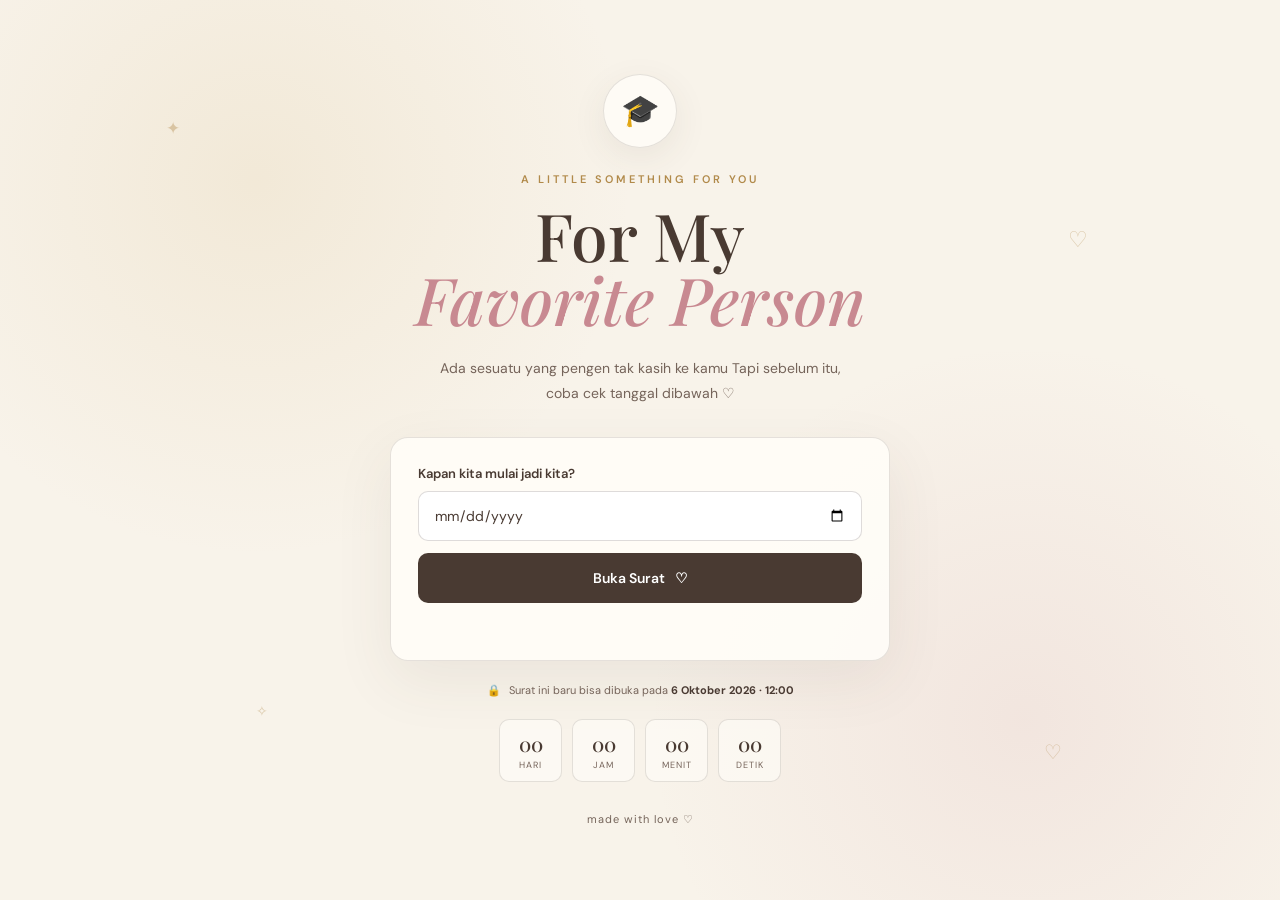
<file: index.html>
<!DOCTYPE html>
<html lang="id">
<head>
    <meta charset="UTF-8">
    <meta name="viewport" content="width=device-width, initial-scale=1.0">

    <title>For You ♡</title>

    <link rel="stylesheet" href="style.css">

    <link rel="preconnect" href="https://fonts.googleapis.com">
    <link rel="preconnect" href="https://fonts.gstatic.com" crossorigin>

    <link href="https://fonts.googleapis.com/css2?family=DM+Sans:wght@400;500;600&family=Playfair+Display:ital,wght@400;500;600;700&display=swap" rel="stylesheet">
</head>

<body class="login-page">

    <div class="floating-decoration decoration-1">✦</div>
    <div class="floating-decoration decoration-2">♡</div>
    <div class="floating-decoration decoration-3">✧</div>
    <div class="floating-decoration decoration-4">♡</div>

    <main class="login-container">

        <div class="graduation-icon">
            🎓
        </div>

        <p class="small-label">A LITTLE SOMETHING FOR YOU</p>

        <h1>
            For My<br>
            <span>Favorite Person</span>
        </h1>

        <p class="login-description">
            Ada sesuatu yang pengen tak kasih ke kamu
            Tapi sebelum itu, coba cek tanggal dibawah ♡
        </p>

        <div class="login-card">

            <label for="dateInput">
                Kapan kita mulai jadi kita?
            </label>

            <input
                type="date"
                id="dateInput"
                autocomplete="off"
            >

            <button id="loginButton">
                Buka Surat
                <span>♡</span>
            </button>

            <p id="loginMessage" class="login-message"></p>

        </div>

        <div class="locked-info">
            <span>🔒</span>
            Surat ini baru bisa dibuka pada
            <strong>6 Oktober 2026 · 12:00</strong>
        </div>

        <div id="countdown" class="countdown">
            <div>
                <strong id="days">00</strong>
                <span>hari</span>
            </div>

            <div>
                <strong id="hours">00</strong>
                <span>jam</span>
            </div>

            <div>
                <strong id="minutes">00</strong>
                <span>menit</span>
            </div>

            <div>
                <strong id="seconds">00</strong>
                <span>detik</span>
            </div>
        </div>

        <footer>
            made with love ♡
        </footer>

    </main>

    <script src="script.js"></script>

</body>
</html>
</file>
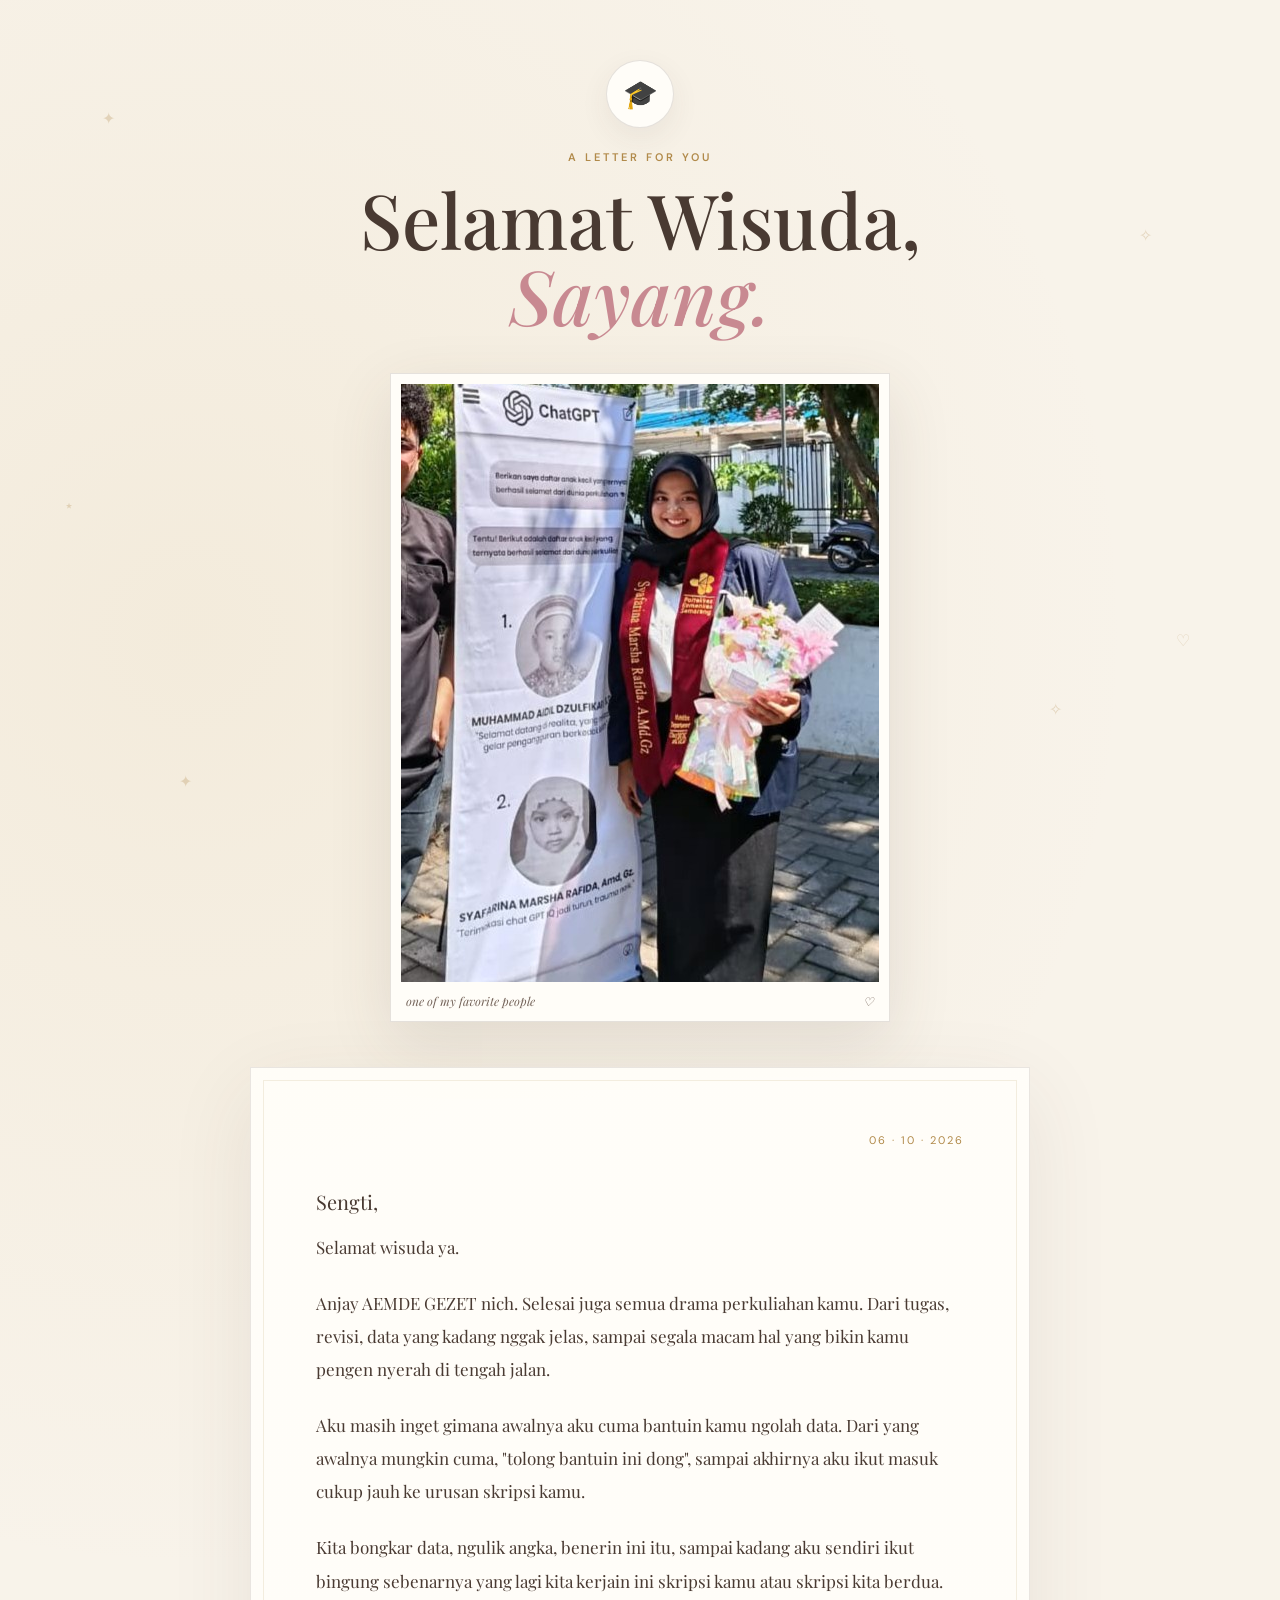
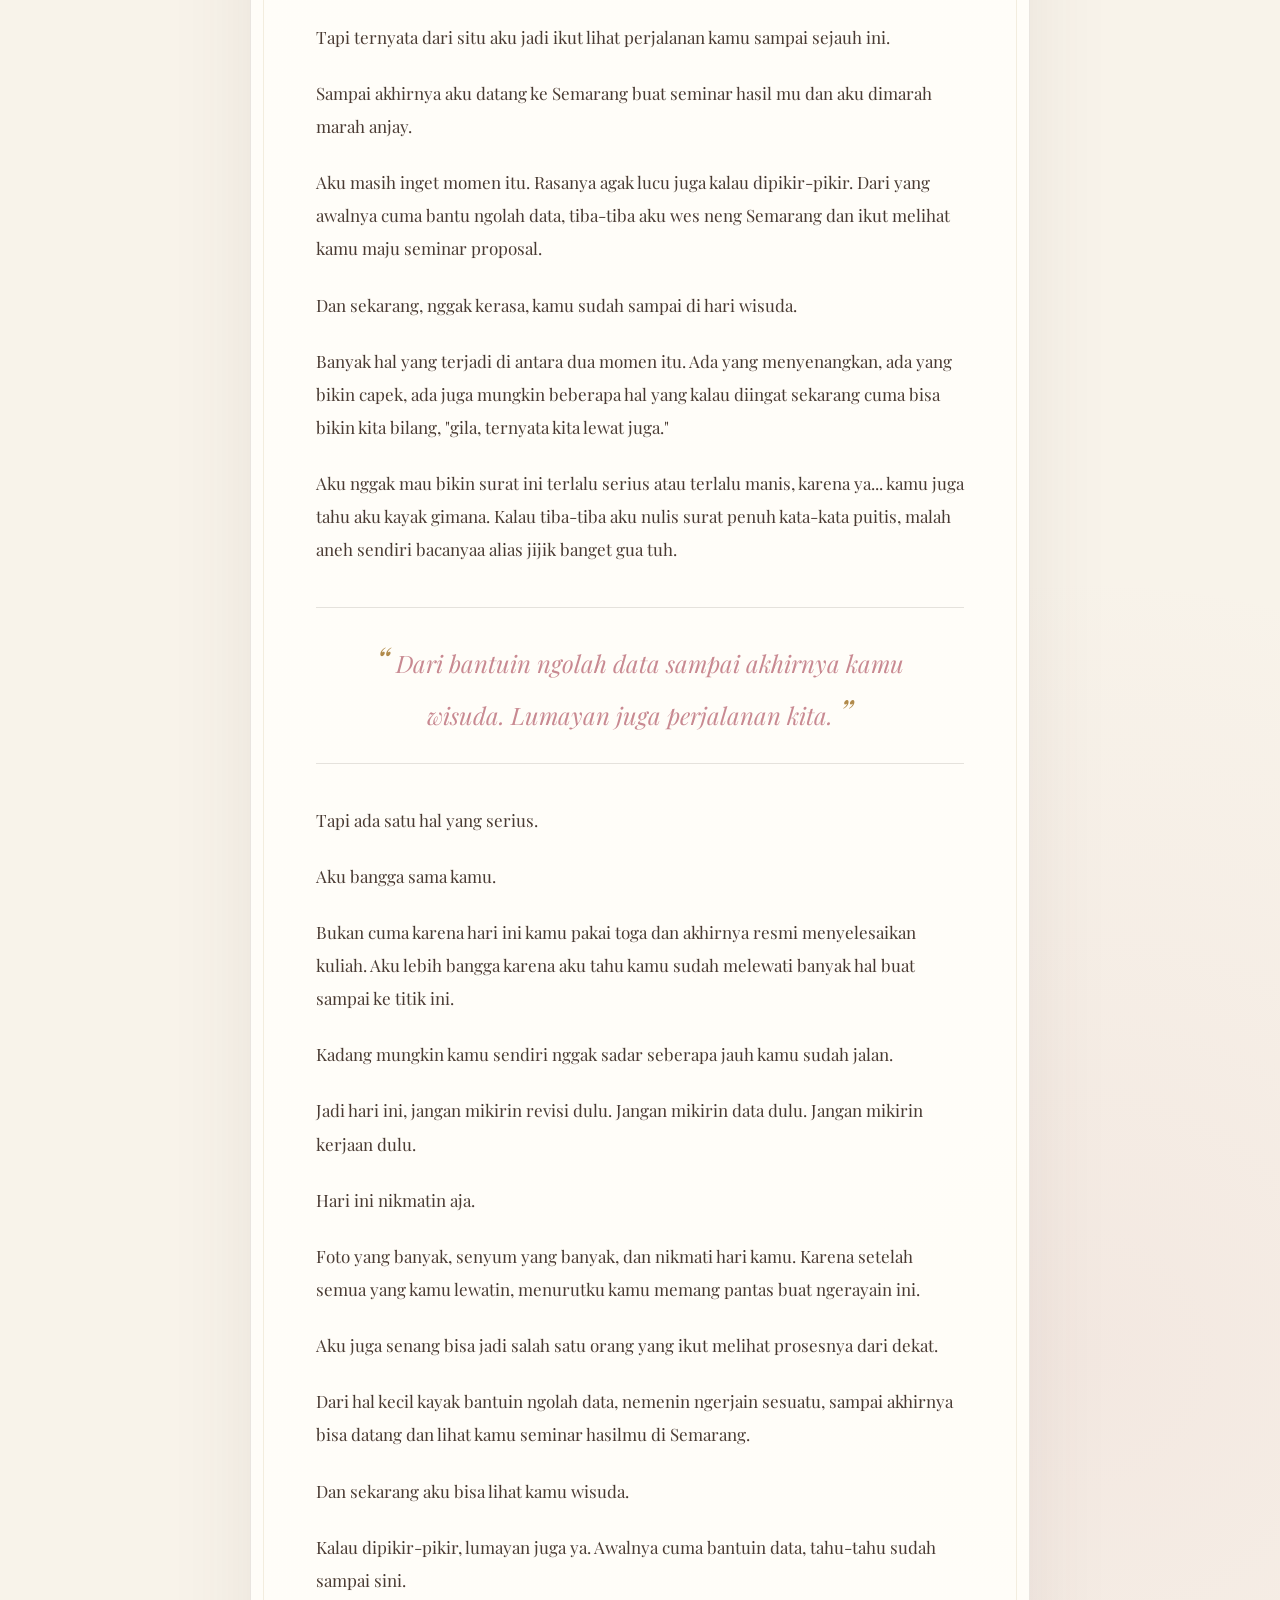
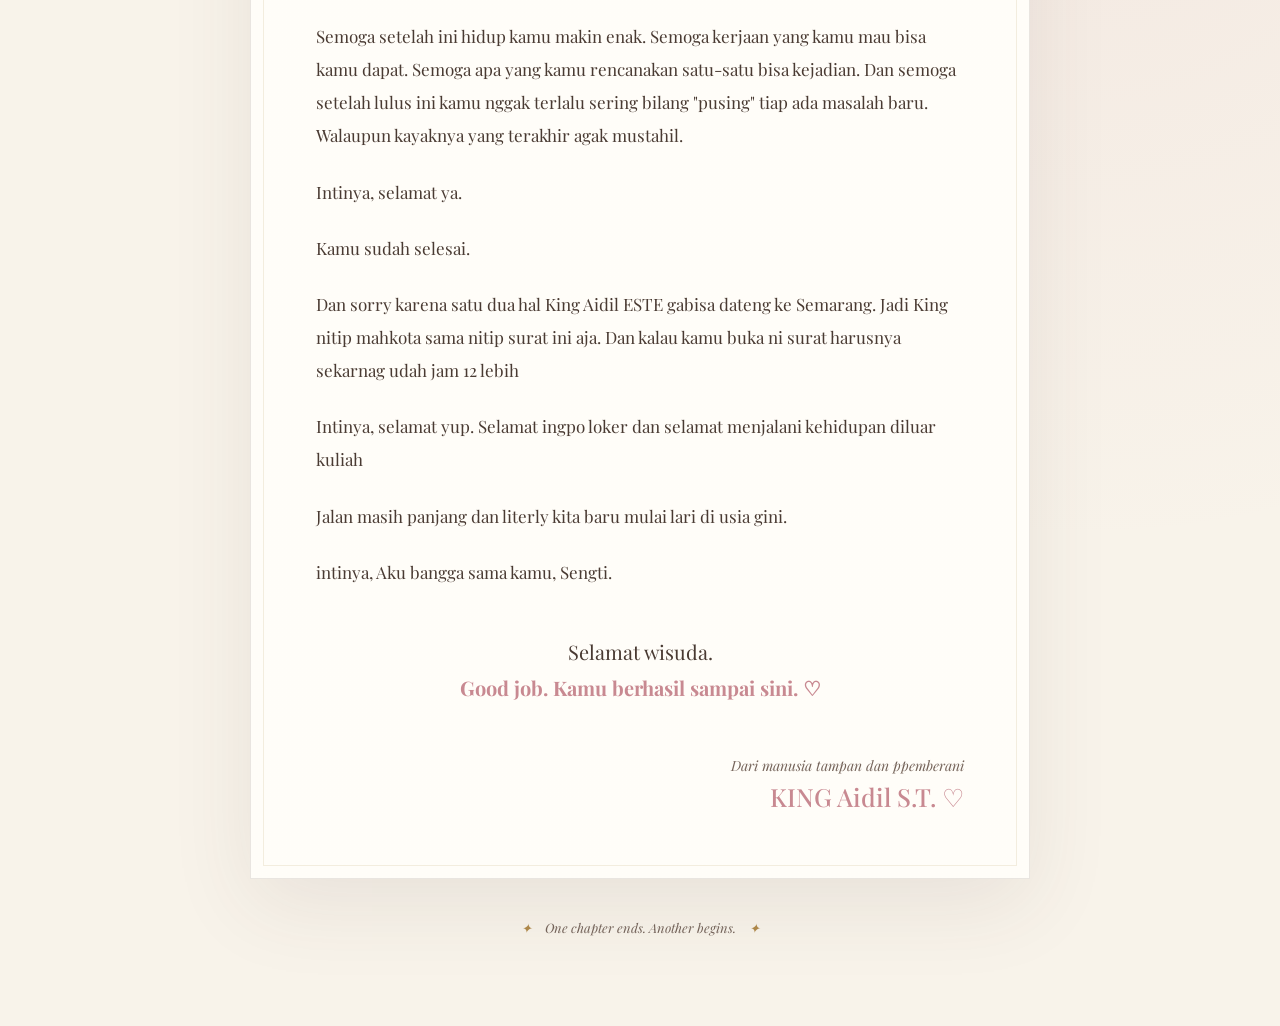
<file: mail.html>
<!DOCTYPE html>
<html lang="id">
<head>
    <meta charset="UTF-8">
    <meta name="viewport" content="width=device-width, initial-scale=1.0">

    <title>For You, My Graduate ♡</title>

    <link rel="stylesheet" href="style.css">

    <link rel="preconnect" href="https://fonts.googleapis.com">
    <link rel="preconnect" href="https://fonts.gstatic.com" crossorigin>

    <link href="https://fonts.googleapis.com/css2?family=DM+Sans:wght@400;500;600&family=Playfair+Display:ital,wght@400;500;600;700&display=swap" rel="stylesheet">
</head>

<body class="mail-page">

    <div class="background-stars">
        <span>✦</span>
        <span>✧</span>
        <span>⋆</span>
        <span>♡</span>
        <span>✦</span>
        <span>✧</span>
    </div>

    <main class="letter-wrapper">

        <div class="top-decoration">
            <span>🎓</span>
        </div>

        <p class="small-label">A LETTER FOR YOU</p>

        <h1 class="letter-title">
            Selamat Wisuda,<br>
            <em>Sayang.</em>
        </h1>

        <div class="photo-frame">

            <div class="photo-inner">
                <img
                    src="FOTOSEMHAS.jpeg"
                    alt="Foto kamu"
                    onerror="this.style.display='none'; this.parentElement.classList.add('no-photo');"
                >

                <div class="photo-placeholder">
                    <span>♡</span>
                    <p>your favorite photo goes here</p>
                </div>
            </div>

            <div class="photo-caption">
                <span>one of my favorite people</span>
                <span>♡</span>
            </div>

        </div>

<article class="letter-card">

    <div class="letter-date">
        06 · 10 · 2026
    </div>

    <p>
        Sengti,
    </p>

    <p>
        Selamat wisuda ya.
    </p>

    <p>
        Anjay AEMDE GEZET nich. Selesai juga semua drama perkuliahan kamu.
        Dari tugas, revisi, data yang kadang nggak jelas,
        sampai segala macam hal yang bikin kamu pengen
        nyerah di tengah jalan.
    </p>

    <p>
        Aku masih inget gimana awalnya aku cuma bantuin kamu
        ngolah data. Dari yang awalnya mungkin cuma,
        "tolong bantuin ini dong", sampai akhirnya aku ikut
        masuk cukup jauh ke urusan skripsi kamu.
    </p>

    <p>
        Kita bongkar data, ngulik angka, benerin ini itu,
        sampai kadang aku sendiri ikut bingung sebenarnya
        yang lagi kita kerjain ini skripsi kamu atau skripsi
        kita berdua.
    </p>

    <p>
        Tapi ternyata dari situ aku jadi ikut lihat perjalanan
        kamu sampai sejauh ini.
    </p>

    <p>
        Sampai akhirnya aku datang ke Semarang buat seminar
        hasil mu dan aku dimarah marah anjay.
    </p>

    <p>
        Aku masih inget momen itu. Rasanya agak lucu juga kalau
        dipikir-pikir. Dari yang awalnya cuma bantu ngolah data,
        tiba-tiba aku wes neng Semarang dan ikut melihat
        kamu maju seminar proposal.
    </p>

    <p>
        Dan sekarang, nggak kerasa, kamu sudah sampai di hari
        wisuda.
    </p>

    <p>
        Banyak hal yang terjadi di antara dua momen itu.
        Ada yang menyenangkan, ada yang bikin capek, ada juga
        mungkin beberapa hal yang kalau diingat sekarang cuma
        bisa bikin kita bilang, "gila, ternyata kita lewat juga."
    </p>

    <p>
        Aku nggak mau bikin surat ini terlalu serius atau terlalu
        manis, karena ya... kamu juga tahu aku kayak gimana.
        Kalau tiba-tiba aku nulis surat penuh kata-kata puitis,
        malah aneh sendiri bacanyaa alias jijik banget gua tuh.
    </p>

    <div class="quote">
        <span>“</span>
        Dari bantuin ngolah data sampai akhirnya kamu wisuda.
        Lumayan juga perjalanan kita.
        <span>”</span>
    </div>

    <p>
        Tapi ada satu hal yang serius.
    </p>

    <p>
        Aku bangga sama kamu.
    </p>

    <p>
        Bukan cuma karena hari ini kamu pakai toga dan akhirnya
        resmi menyelesaikan kuliah. Aku lebih bangga karena aku
        tahu kamu sudah melewati banyak hal buat sampai ke titik
        ini.
    </p>

    <p>
        Kadang mungkin kamu sendiri nggak sadar seberapa jauh
        kamu sudah jalan.
    </p>

    <p>
        Jadi hari ini, jangan mikirin revisi dulu.
        Jangan mikirin data dulu.
        Jangan mikirin kerjaan dulu.
    </p>

    <p>
        Hari ini nikmatin aja.
    </p>

    <p>
        Foto yang banyak, senyum yang banyak, dan nikmati hari
        kamu. Karena setelah semua yang kamu lewatin, menurutku
        kamu memang pantas buat ngerayain ini.
    </p>

    <p>
        Aku juga senang bisa jadi salah satu orang yang ikut
        melihat prosesnya dari dekat.
    </p>

    <p>
        Dari hal kecil kayak bantuin ngolah data, nemenin
        ngerjain sesuatu, sampai akhirnya bisa datang dan lihat
        kamu seminar hasilmu di Semarang.
    </p>

    <p>
        Dan sekarang aku bisa lihat kamu wisuda.
    </p>

    <p>
        Kalau dipikir-pikir, lumayan juga ya.
        Awalnya cuma bantuin data, tahu-tahu sudah sampai sini.
    </p>

    <p>
        Semoga setelah ini hidup kamu makin enak.
        Semoga kerjaan yang kamu mau bisa kamu dapat.
        Semoga apa yang kamu rencanakan satu-satu bisa kejadian.
        Dan semoga setelah lulus ini kamu nggak terlalu sering
        bilang "pusing" tiap ada masalah baru. Walaupun kayaknya
        yang terakhir agak mustahil.
    </p>

    <p>
        Intinya, selamat ya.
    </p>

    <p>
        Kamu sudah selesai.
    </p>
    <p>
        Dan sorry karena satu dua hal King Aidil ESTE gabisa dateng ke Semarang. Jadi King nitip mahkota sama nitip surat ini aja. Dan kalau kamu buka ni surat harusnya sekarnag udah jam 12 lebih
    </p>
    <p>
        Intinya, selamat yup. Selamat ingpo loker dan selamat menjalani kehidupan diluar kuliah
    </p>
    <p>
        Jalan masih panjang dan literly kita baru mulai lari di usia gini.
    </p>

    <p>
        intinya, Aku bangga sama kamu, Sengti.
    </p>

    <p class="final-message">
        Selamat wisuda.
        <br>
        <strong>Good job. Kamu berhasil sampai sini. ♡</strong>
    </p>

    <div class="signature">
        <span>Dari manusia tampan dan ppemberani</span>
        <strong>KING Aidil S.T. ♡</strong>
    </div>

</article>
        <div class="bottom-message">
            <span>✦</span>
            One chapter ends. Another begins.
            <span>✦</span>
        </div>

    </main>

</body>
</html>
</file>
<file: style.css>
* {
    box-sizing: border-box;
    margin: 0;
    padding: 0;
}

:root {
    --cream: #f8f3ea;
    --paper: #fffdf8;
    --brown: #493a32;
    --brown-light: #75645a;
    --gold: #b18a4a;
    --gold-light: #d6bb83;
    --pink: #c88991;
    --border: rgba(73, 58, 50, 0.14);
}

html {
    scroll-behavior: smooth;
}

body {
    font-family: "DM Sans", sans-serif;
    color: var(--brown);
    background: var(--cream);
    min-height: 100vh;
}

/* =========================
   LOGIN PAGE
========================= */

.login-page {
    min-height: 100vh;
    display: flex;
    align-items: center;
    justify-content: center;
    padding: 40px 20px;
    position: relative;
    overflow: hidden;

    background:
        radial-gradient(
            circle at 20% 20%,
            rgba(214, 187, 131, 0.18),
            transparent 30%
        ),
        radial-gradient(
            circle at 80% 80%,
            rgba(200, 137, 145, 0.13),
            transparent 30%
        ),
        var(--cream);
}

.login-container {
    width: 100%;
    max-width: 500px;
    text-align: center;
    position: relative;
    z-index: 2;
}

.graduation-icon {
    width: 74px;
    height: 74px;
    margin: 0 auto 24px;

    display: flex;
    align-items: center;
    justify-content: center;

    border: 1px solid var(--border);
    border-radius: 50%;

    background: rgba(255, 253, 248, 0.8);

    font-size: 31px;

    box-shadow:
        0 10px 35px rgba(73, 58, 50, 0.08);
}

.small-label {
    font-size: 11px;
    font-weight: 600;
    letter-spacing: 3px;
    color: var(--gold);
    margin-bottom: 17px;
}

.login-container h1 {
    font-family: "Playfair Display", serif;
    font-size: clamp(43px, 8vw, 66px);
    line-height: 0.98;
    font-weight: 500;
    margin-bottom: 24px;
}

.login-container h1 span {
    font-style: italic;
    color: var(--pink);
}

.login-description {
    max-width: 410px;
    margin: 0 auto 30px;

    font-size: 14px;
    line-height: 1.8;
    color: var(--brown-light);
}

.login-card {
    background: rgba(255, 253, 248, 0.9);
    border: 1px solid var(--border);

    padding: 27px;

    border-radius: 18px;

    box-shadow:
        0 20px 60px rgba(73, 58, 50, 0.08);
}

.login-card label {
    display: block;
    text-align: left;

    font-size: 13px;
    font-weight: 600;

    margin-bottom: 9px;
}

.login-card input {
    width: 100%;
    height: 50px;

    border: 1px solid rgba(73, 58, 50, 0.18);
    border-radius: 10px;

    padding: 0 15px;

    font-family: inherit;
    font-size: 14px;
    color: var(--brown);

    background: #fff;

    outline: none;

    transition: 0.2s ease;
}

.login-card input:focus {
    border-color: var(--gold);
    box-shadow: 0 0 0 3px rgba(177, 138, 74, 0.1);
}

.login-card button {
    width: 100%;
    height: 50px;

    margin-top: 12px;

    border: 0;
    border-radius: 10px;

    background: var(--brown);
    color: #fff;

    font-family: inherit;
    font-size: 14px;
    font-weight: 600;

    cursor: pointer;

    transition:
        transform 0.2s ease,
        background 0.2s ease,
        box-shadow 0.2s ease;
}

.login-card button:hover {
    transform: translateY(-2px);
    background: #5b483d;

    box-shadow:
        0 10px 25px rgba(73, 58, 50, 0.18);
}

.login-card button span {
    margin-left: 7px;
}

.login-message {
    min-height: 18px;
    margin-top: 12px;

    font-size: 12px;
    color: #b55d66;
}

.login-message.success {
    color: #66835f;
}

.locked-info {
    margin-top: 20px;

    font-size: 11px;
    line-height: 1.7;

    color: var(--brown-light);
}

.locked-info span {
    margin-right: 5px;
}

.locked-info strong {
    color: var(--brown);
}

.countdown {
    display: flex;
    justify-content: center;
    gap: 10px;

    margin-top: 20px;
}

.countdown div {
    min-width: 63px;

    padding: 10px 8px;

    border: 1px solid var(--border);
    border-radius: 10px;

    background: rgba(255, 253, 248, 0.6);
}

.countdown strong {
    display: block;

    font-family: "Playfair Display", serif;
    font-size: 20px;
    font-weight: 500;
}

.countdown span {
    display: block;

    margin-top: 2px;

    font-size: 9px;
    text-transform: uppercase;
    letter-spacing: 1px;

    color: var(--brown-light);
}

.login-container footer {
    margin-top: 30px;

    font-size: 11px;
    letter-spacing: 1px;

    color: var(--brown-light);
}

/* Decorations */

.floating-decoration {
    position: absolute;
    color: rgba(177, 138, 74, 0.4);
    pointer-events: none;
}

.decoration-1 {
    top: 13%;
    left: 13%;
    font-size: 17px;
}

.decoration-2 {
    top: 25%;
    right: 15%;
    font-size: 22px;
}

.decoration-3 {
    bottom: 20%;
    left: 20%;
    font-size: 14px;
}

.decoration-4 {
    bottom: 15%;
    right: 17%;
    font-size: 20px;
}

/* =========================
   MAIL PAGE
========================= */

.mail-page {
    min-height: 100vh;
    padding: 60px 20px 90px;

    background:
        radial-gradient(
            circle at 15% 15%,
            rgba(214, 187, 131, 0.14),
            transparent 25%
        ),
        radial-gradient(
            circle at 85% 70%,
            rgba(200, 137, 145, 0.10),
            transparent 25%
        ),
        var(--cream);
}

.letter-wrapper {
    width: 100%;
    max-width: 780px;
    margin: 0 auto;
    position: relative;
}

.top-decoration {
    width: 68px;
    height: 68px;

    margin: 0 auto 22px;

    display: flex;
    align-items: center;
    justify-content: center;

    border-radius: 50%;
    border: 1px solid var(--border);

    background: var(--paper);

    font-size: 28px;

    box-shadow:
        0 10px 30px rgba(73, 58, 50, 0.07);
}

.mail-page .small-label {
    text-align: center;
}

.letter-title {
    text-align: center;

    font-family: "Playfair Display", serif;
    font-size: clamp(45px, 8vw, 76px);
    line-height: 1;
    font-weight: 500;

    margin-bottom: 40px;
}

.letter-title em {
    color: var(--pink);
}

/* Photo */

.photo-frame {
    max-width: 500px;
    margin: 0 auto 45px;

    padding: 10px;

    background: var(--paper);

    border: 1px solid var(--border);

    box-shadow:
        0 20px 60px rgba(73, 58, 50, 0.12);
}

.photo-inner {
    position: relative;

    width: 100%;
    aspect-ratio: 4 / 5;

    overflow: hidden;

    background:
        linear-gradient(
            145deg,
            #eee4d2,
            #e8d8ca
        );
}

.photo-inner img {
    width: 100%;
    height: 100%;

    display: block;

    object-fit: cover;
}

.photo-placeholder {
    position: absolute;
    inset: 0;

    display: flex;
    flex-direction: column;
    align-items: center;
    justify-content: center;

    color: var(--brown-light);
}

.photo-placeholder span {
    font-family: "Playfair Display", serif;
    font-size: 48px;
    color: var(--pink);
}

.photo-placeholder p {
    margin-top: 8px;
    font-size: 11px;
    letter-spacing: 1px;
}

.photo-inner:not(.no-photo) .photo-placeholder {
    display: none;
}

.photo-caption {
    display: flex;
    justify-content: space-between;

    padding: 11px 5px 2px;

    font-family: "Playfair Display", serif;
    font-size: 12px;
    font-style: italic;

    color: var(--brown-light);
}

/* Letter */

.letter-card {
    position: relative;

    padding: clamp(30px, 6vw, 65px);

    background:
        linear-gradient(
            rgba(255, 253, 248, 0.97),
            rgba(255, 253, 248, 0.97)
        );

    border: 1px solid rgba(73, 58, 50, 0.12);

    box-shadow:
        0 25px 80px rgba(73, 58, 50, 0.09);
}

.letter-card::before {
    content: "";

    position: absolute;
    inset: 12px;

    border: 1px solid rgba(177, 138, 74, 0.15);

    pointer-events: none;
}

.letter-date {
    text-align: right;

    font-size: 11px;
    letter-spacing: 2px;

    color: var(--gold);

    margin-bottom: 35px;
}

.letter-card p {
    position: relative;

    font-family: "Playfair Display", serif;
    font-size: 17px;
    line-height: 1.95;

    margin-bottom: 23px;

    color: var(--brown);
}

.letter-card p:first-of-type {
    font-size: 20px;
    margin-bottom: 10px;
}

.letter-card strong {
    font-weight: 700;
}

.quote {
    position: relative;

    margin: 40px 0;
    padding: 25px 30px;

    border-top: 1px solid var(--border);
    border-bottom: 1px solid var(--border);

    text-align: center;

    font-family: "Playfair Display", serif;
    font-size: 24px;
    line-height: 1.5;
    font-style: italic;

    color: var(--pink);
}

.quote span {
    color: var(--gold);
    font-size: 35px;
}

.final-message {
    text-align: center;

    margin-top: 45px !important;
    margin-bottom: 40px !important;

    font-size: 20px !important;
    line-height: 1.8 !important;
}

.final-message strong {
    color: var(--pink);
}

.signature {
    position: relative;

    text-align: right;

    margin-top: 50px;

    font-family: "Playfair Display", serif;
}

.signature span {
    display: block;

    font-size: 14px;
    font-style: italic;

    color: var(--brown-light);
}

.signature strong {
    display: block;

    margin-top: 5px;

    font-size: 25px;
    font-weight: 500;

    color: var(--pink);
}

.bottom-message {
    text-align: center;

    margin-top: 40px;

    font-family: "Playfair Display", serif;
    font-size: 13px;
    font-style: italic;

    color: var(--brown-light);
}

.bottom-message span {
    color: var(--gold);
    margin: 0 10px;
}

/* Stars */

.background-stars span {
    position: fixed;

    color: rgba(177, 138, 74, 0.28);

    pointer-events: none;

    animation: float 5s ease-in-out infinite;
}

.background-stars span:nth-child(1) {
    top: 12%;
    left: 8%;
}

.background-stars span:nth-child(2) {
    top: 25%;
    right: 10%;
}

.background-stars span:nth-child(3) {
    top: 55%;
    left: 5%;
}

.background-stars span:nth-child(4) {
    top: 70%;
    right: 7%;
}

.background-stars span:nth-child(5) {
    bottom: 12%;
    left: 14%;
}

.background-stars span:nth-child(6) {
    bottom: 20%;
    right: 17%;
}

@keyframes float {
    0%,
    100% {
        transform: translateY(0);
    }

    50% {
        transform: translateY(-8px);
    }
}

/* =========================
   MOBILE
========================= */

@media (max-width: 600px) {

    .login-page {
        padding: 30px 16px;
    }

    .login-container h1 {
        font-size: 48px;
    }

    .login-description {
        font-size: 13px;
        padding: 0 10px;
    }

    .login-card {
        padding: 21px;
    }

    .countdown {
        gap: 6px;
    }

    .countdown div {
        min-width: 57px;
        padding: 9px 5px;
    }

    .countdown strong {
        font-size: 18px;
    }

    .mail-page {
        padding: 35px 12px 60px;
    }

    .letter-title {
        font-size: 48px;
        margin-bottom: 30px;
    }

    .photo-frame {
        margin-bottom: 30px;
    }

    .letter-card {
        padding: 30px 22px;
    }

    .letter-card::before {
        inset: 8px;
    }

    .letter-card p {
        font-size: 16px;
        line-height: 1.85;
        margin-bottom: 21px;
    }

    .quote {
        margin: 32px 0;
        padding: 22px 15px;
        font-size: 20px;
    }

    .letter-date {
        margin-bottom: 27px;
    }

    .final-message {
        font-size: 18px !important;
    }

    .decoration-1 {
        left: 5%;
    }

    .decoration-2 {
        right: 5%;
    }

    .decoration-3 {
        left: 7%;
    }

    .decoration-4 {
        right: 7%;
    }
}

.login-card input.wrong {
    border-color: #b55d66;
    animation: shake 0.35s ease;
}

@keyframes shake {
    0%,
    100% {
        transform: translateX(0);
    }

    25% {
        transform: translateX(-6px);
    }

    50% {
        transform: translateX(6px);
    }

    75% {
        transform: translateX(-4px);
    }
}
</file>
